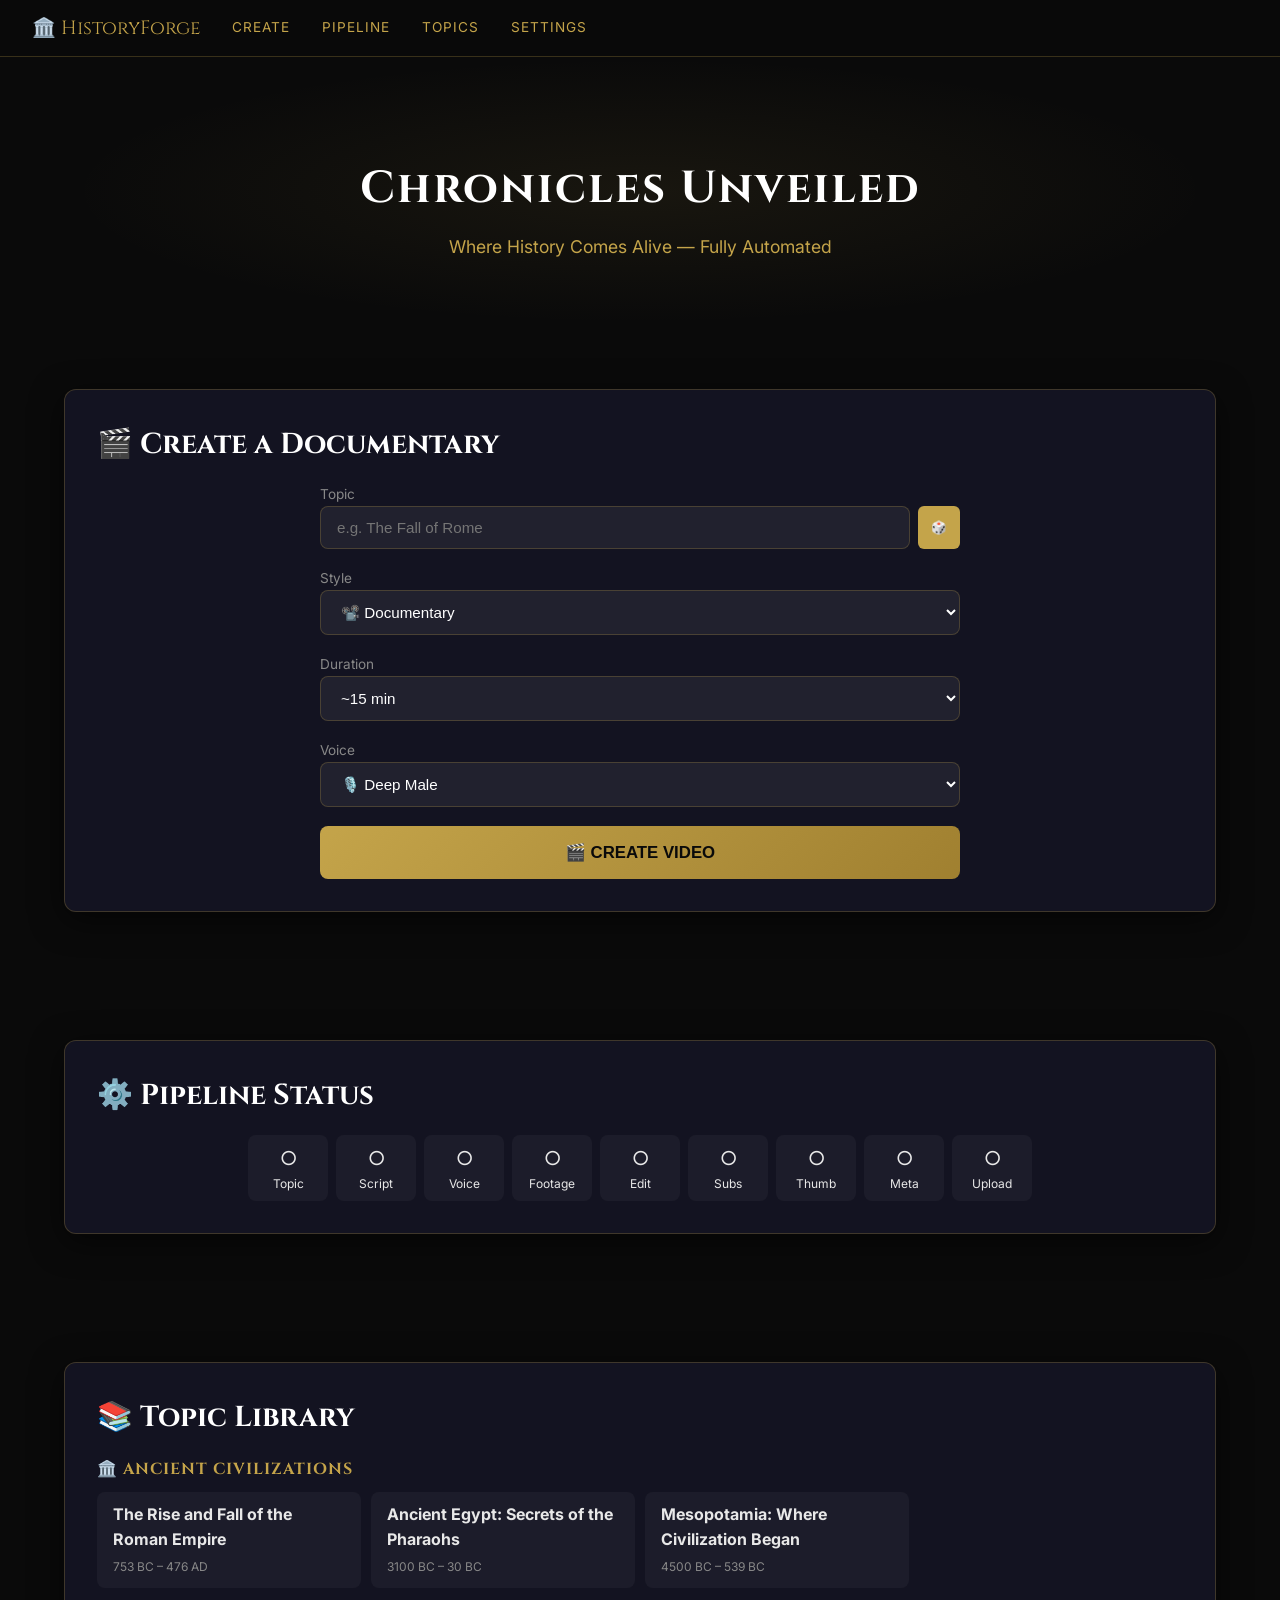
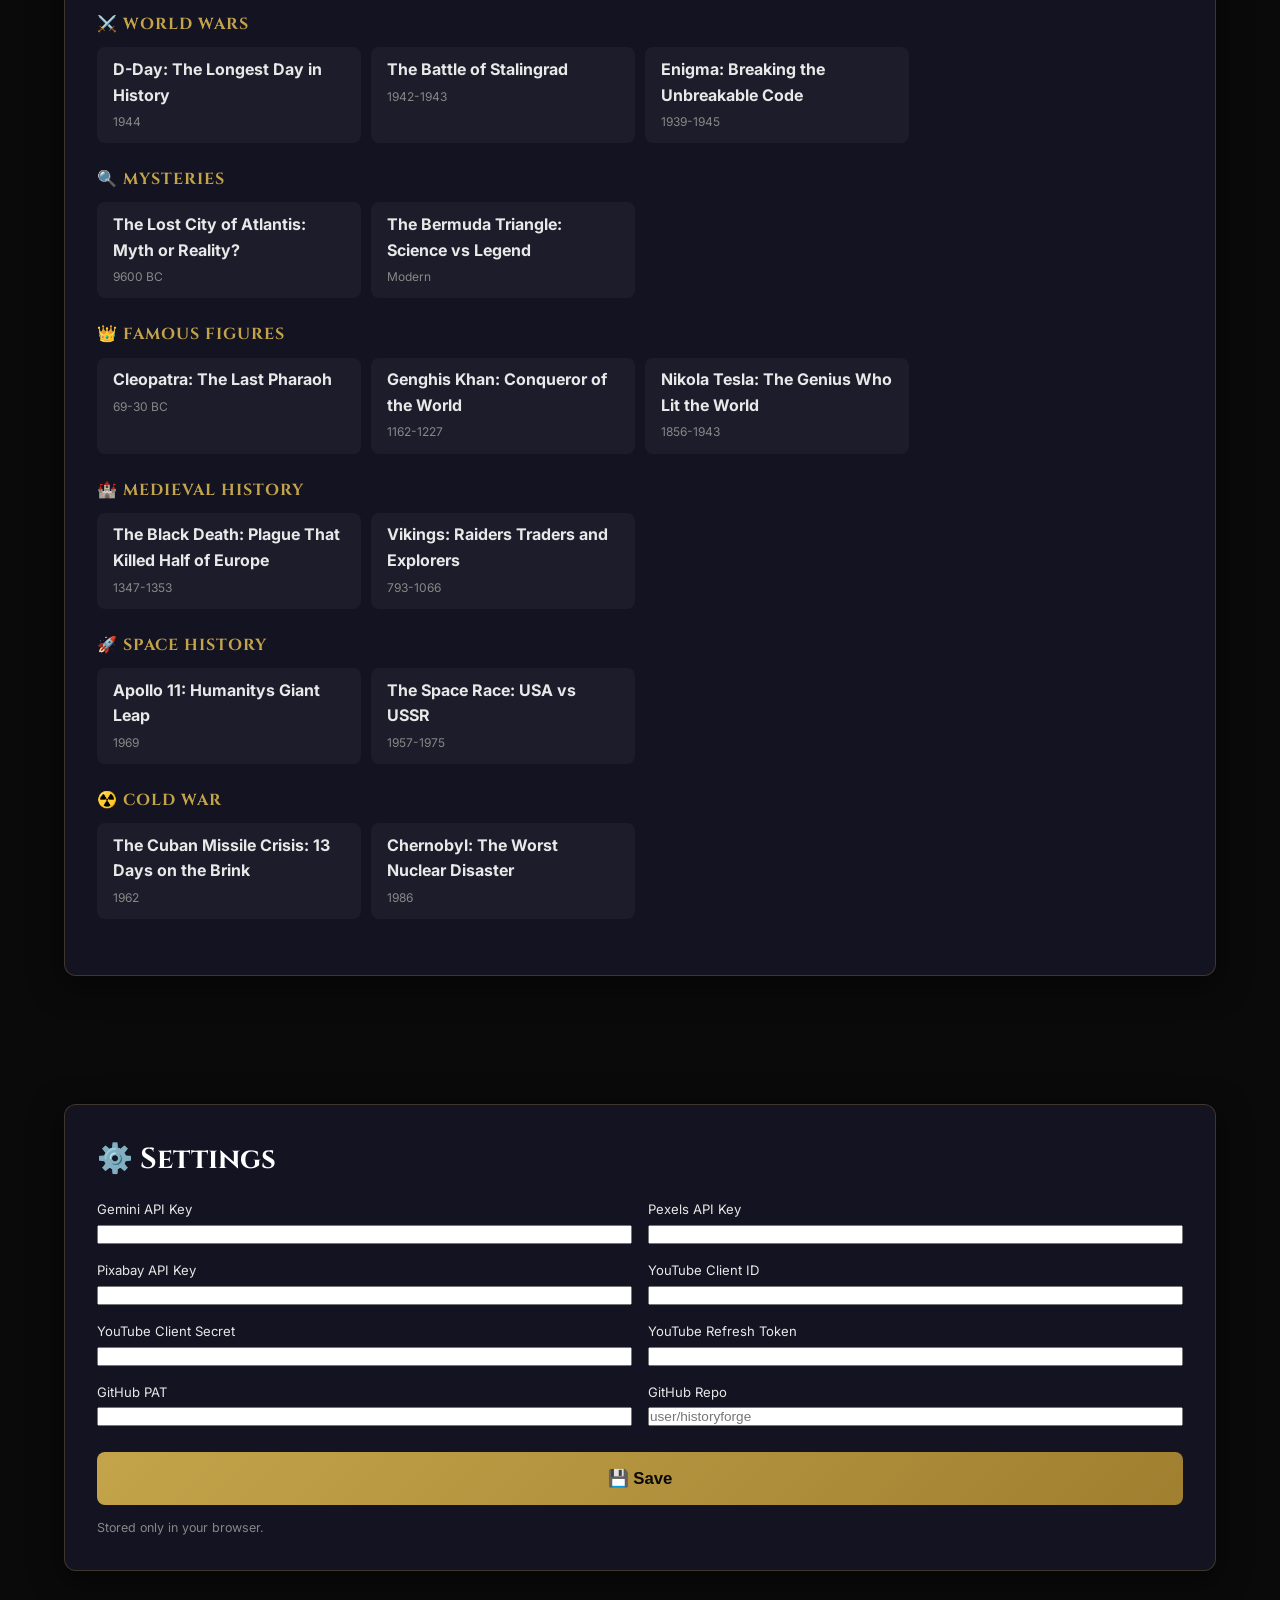
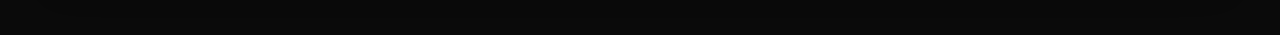
<file: dashboard/index.html>
<!DOCTYPE html>
<html lang="en">
<head>
  <meta charset="UTF-8"/>
  <meta name="viewport" content="width=device-width,initial-scale=1.0"/>
  <title>HistoryForge Dashboard</title>
  <link rel="stylesheet" href="css/style.css"/>
</head>
<body>
  <nav>
    <span class="logo">🏛️ HistoryForge</span>
    <a href="#generator">Create</a>
    <a href="#pipeline">Pipeline</a>
    <a href="#topics">Topics</a>
    <a href="#settings">Settings</a>
  </nav>
  <div class="container">
    <section class="hero"><h1>Chronicles Unveiled</h1>
      <p class="tagline">Where History Comes Alive — Fully Automated</p></section>

    <section id="generator"><div class="card"><h2>🎬 Create a Documentary</h2>
      <div class="generator">
        <label>Topic <div style="display:flex;gap:.5rem">
          <input id="topic-input" type="text" placeholder="e.g. The Fall of Rome"/>
          <button id="btn-random-topic" class="btn-sm">🎲</button></div></label>
        <label>Style <select id="style-select">
          <option value="documentary">📽️ Documentary</option>
          <option value="biography">👤 Biography</option>
          <option value="mystery">🔍 Mystery</option>
          <option value="listicle">🔢 Listicle</option></select></label>
        <label>Duration <select id="duration-select">
          <option value="8">~8 min</option>
          <option value="15" selected>~15 min</option>
          <option value="30">~30 min</option></select></label>
        <label>Voice <select id="voice-select">
          <option value="male">🎙️ Deep Male</option>
          <option value="female">🎙️ Female</option>
          <option value="british">🎙️ British</option></select></label>
        <button id="btn-create-video" class="btn-primary">🎬 CREATE VIDEO</button>
      </div></div></section>

    <section id="pipeline"><div class="card"><h2>⚙️ Pipeline Status</h2>
      <div id="pipeline-content"></div></div></section>

    <section id="topics"><div class="card"><h2>📚 Topic Library</h2>
      <div id="topics-content"></div></div></section>

    <section id="settings"><div class="card"><h2>⚙️ Settings</h2>
      <form id="settings-form"><div class="settings-grid">
        <label>Gemini API Key <input id="gemini_key" name="gemini_key" type="password"/></label>
        <label>Pexels API Key <input id="pexels_key" name="pexels_key" type="password"/></label>
        <label>Pixabay API Key <input id="pixabay_key" name="pixabay_key" type="password"/></label>
        <label>YouTube Client ID <input id="yt_client_id" name="yt_client_id" type="password"/></label>
        <label>YouTube Client Secret <input id="yt_client_secret" name="yt_client_secret" type="password"/></label>
        <label>YouTube Refresh Token <input id="yt_refresh_token" name="yt_refresh_token" type="password"/></label>
        <label>GitHub PAT <input id="github_pat" name="github_pat" type="password"/></label>
        <label>GitHub Repo <input id="github_repo" name="github_repo" type="text" placeholder="user/historyforge"/></label>
      </div><br/>
      <button type="submit" class="btn-primary" style="width:100%">💾 Save</button></form>
      <p class="muted" style="margin-top:.8rem;font-size:.78rem">Stored only in your browser.</p>
    </div></section>
  </div>
  <script src="js/app.js"></script>
</body>
</html>
</file>
<file: dashboard/css/style.css>
@import url("https://fonts.googleapis.com/css2?family=Cinzel:wght@400;700&family=Inter:wght@300;400;600;700&display=swap");
:root{--bg:#0a0a0a;--panel:#1a1a2e;--gold:#c4a44a;--gold-lt:#e2c76e;--text:#e8e8e8;--muted:#888;--border:rgba(196,164,74,.25);--r:12px;--fh:"Cinzel",serif;--fb:"Inter",sans-serif}
*,*::before,*::after{box-sizing:border-box;margin:0;padding:0}
html{scroll-behavior:smooth}
body{background:var(--bg);color:var(--text);font-family:var(--fb);line-height:1.6}
h1,h2,h3,h4{font-family:var(--fh);color:#fff}
h1{font-size:2.8rem;letter-spacing:2px}h2{font-size:1.8rem;margin-bottom:1rem}
h4{font-size:1rem;color:var(--gold);text-transform:uppercase;letter-spacing:1px;margin-bottom:.6rem}
a{color:var(--gold);text-decoration:none}a:hover{color:var(--gold-lt)}
p.muted{color:var(--muted)}
.container{max-width:1200px;margin:0 auto;padding:0 1.5rem}
section{padding:4rem 0}
nav{position:sticky;top:0;z-index:100;backdrop-filter:blur(18px);background:rgba(10,10,10,.85);border-bottom:1px solid var(--border);padding:.8rem 2rem;display:flex;align-items:center;gap:2rem}
nav .logo{font-family:var(--fh);font-size:1.2rem;color:var(--gold)}
nav a{font-size:.85rem;text-transform:uppercase;letter-spacing:1px}
.hero{text-align:center;padding:6rem 1rem 4rem;background:radial-gradient(ellipse at center,rgba(196,164,74,.08) 0%,transparent 70%)}
.hero .tagline{color:var(--gold);font-size:1.1rem;margin-top:.5rem}
.card{background:rgba(26,26,46,.65);border:1px solid var(--border);border-radius:var(--r);padding:2rem;box-shadow:0 8px 32px rgba(0,0,0,.55);backdrop-filter:blur(12px)}
.generator{display:grid;gap:1.2rem;max-width:640px;margin:0 auto}
.generator label{font-size:.85rem;color:var(--muted)}
.generator input,.generator select{width:100%;padding:.75rem 1rem;background:rgba(255,255,255,.06);border:1px solid var(--border);border-radius:8px;color:#fff;font-size:.95rem;outline:none}
.generator input:focus,.generator select:focus{border-color:var(--gold)}
.btn-primary{display:inline-flex;align-items:center;justify-content:center;gap:.5rem;padding:1rem 2rem;background:linear-gradient(135deg,var(--gold),#a08030);border:none;border-radius:8px;color:#0a0a0a;font-weight:700;font-size:1.05rem;cursor:pointer}
.btn-primary:hover{opacity:.88}.btn-primary:disabled{opacity:.45;cursor:not-allowed}
.btn-sm{padding:.35rem .8rem;font-size:.78rem;border-radius:6px;background:var(--gold);color:#0a0a0a;border:none;cursor:pointer}
.settings-grid{display:grid;grid-template-columns:1fr 1fr;gap:1rem}
.settings-grid label{display:flex;flex-direction:column;gap:.3rem;font-size:.82rem}
.settings-grid input{font-size:.85rem}
#toast{position:fixed;bottom:2rem;left:50%;transform:translateX(-50%) translateY(120px);background:var(--panel);border:1px solid var(--gold);color:#fff;padding:.8rem 1.5rem;border-radius:8px;font-size:.9rem;opacity:0;transition:transform .4s,opacity .4s;z-index:9999}
#toast.show{transform:translateX(-50%) translateY(0);opacity:1}
@media(max-width:768px){nav{flex-wrap:wrap;padding:.6rem 1rem}h1{font-size:1.8rem}.settings-grid{grid-template-columns:1fr}}
</file>
